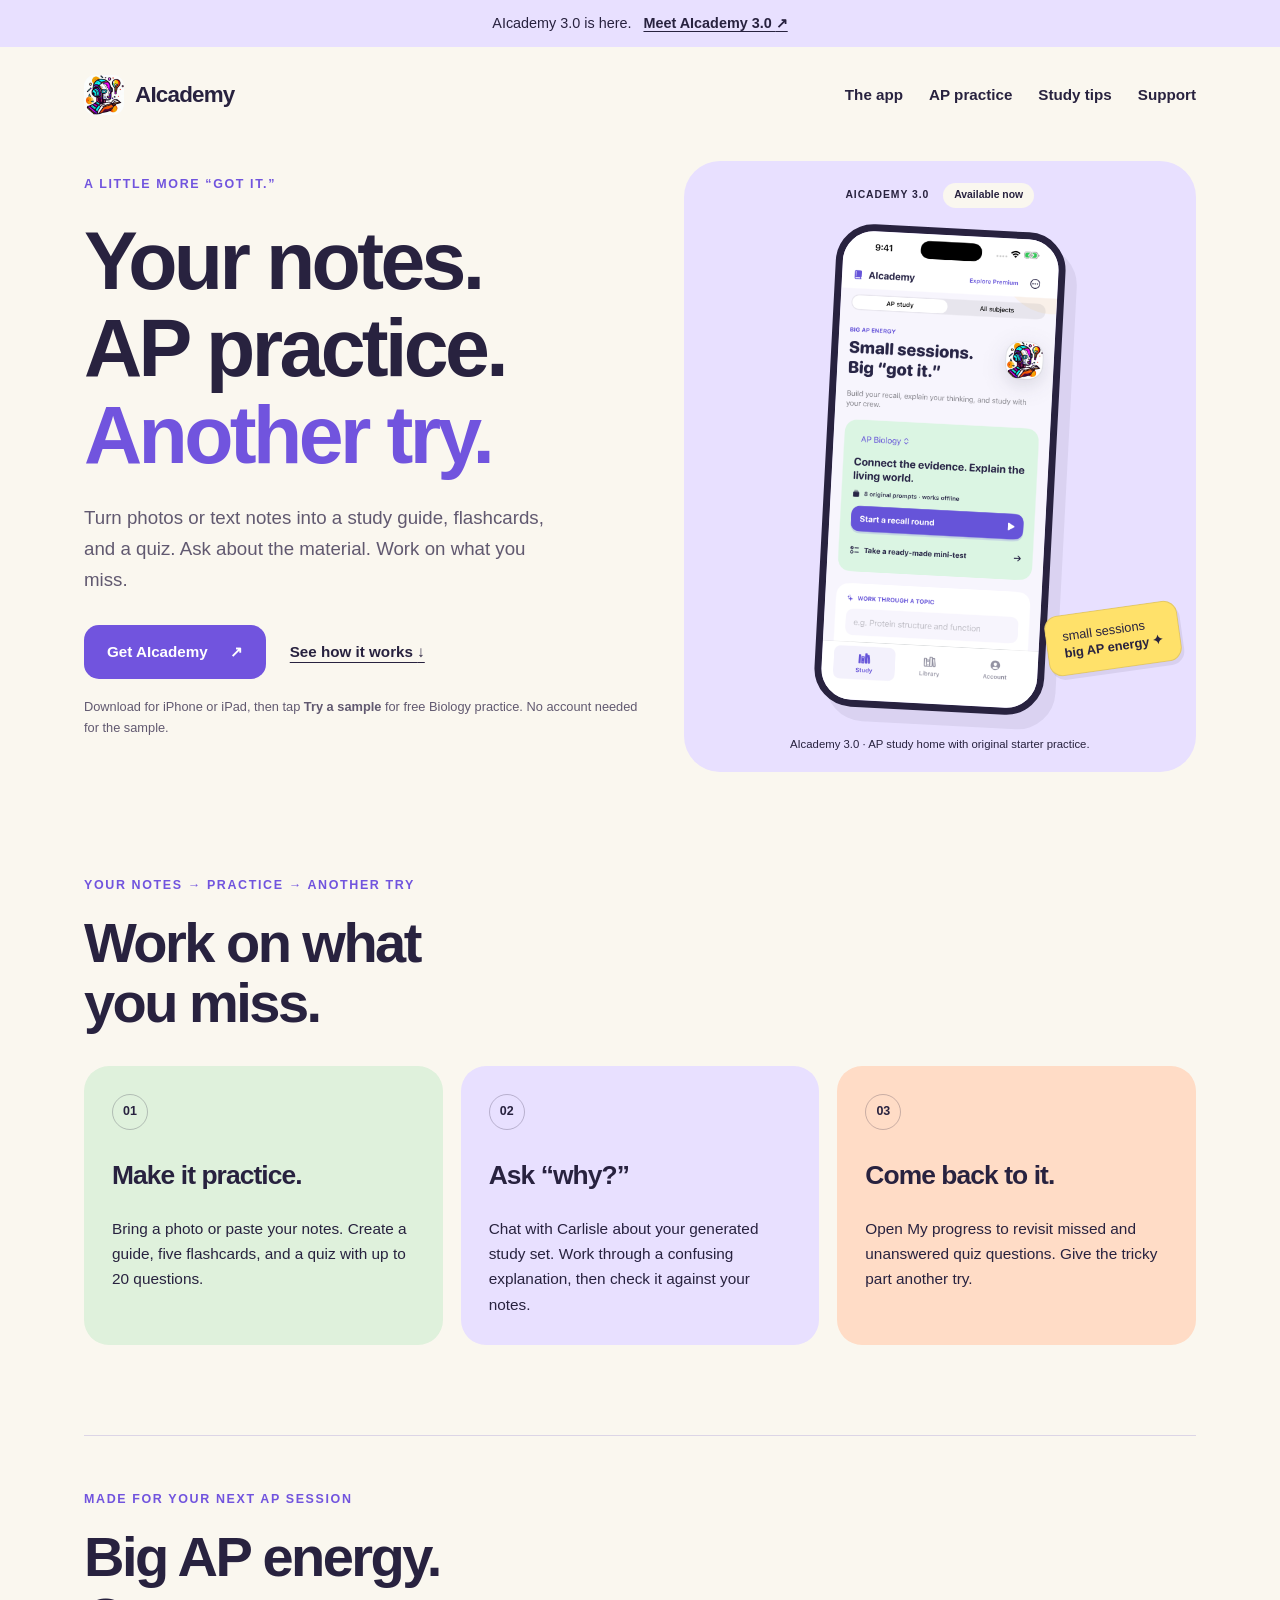
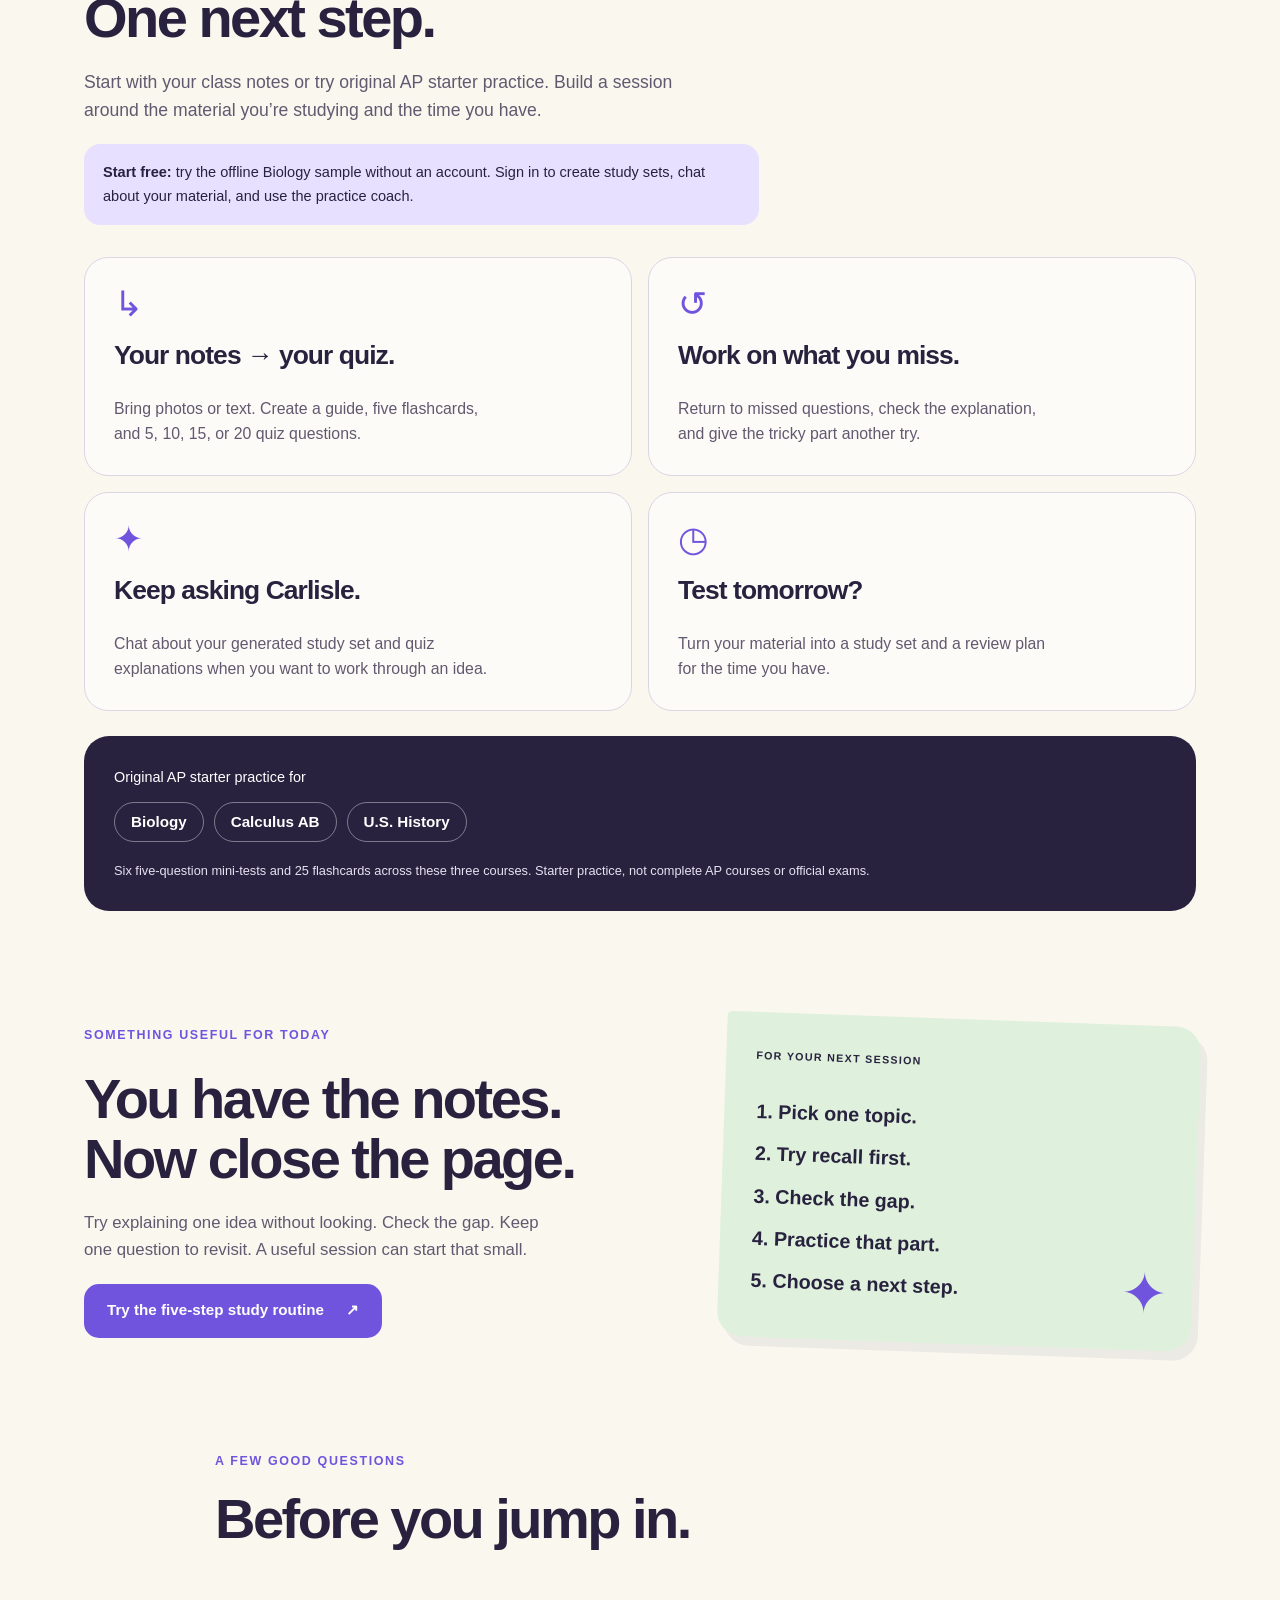
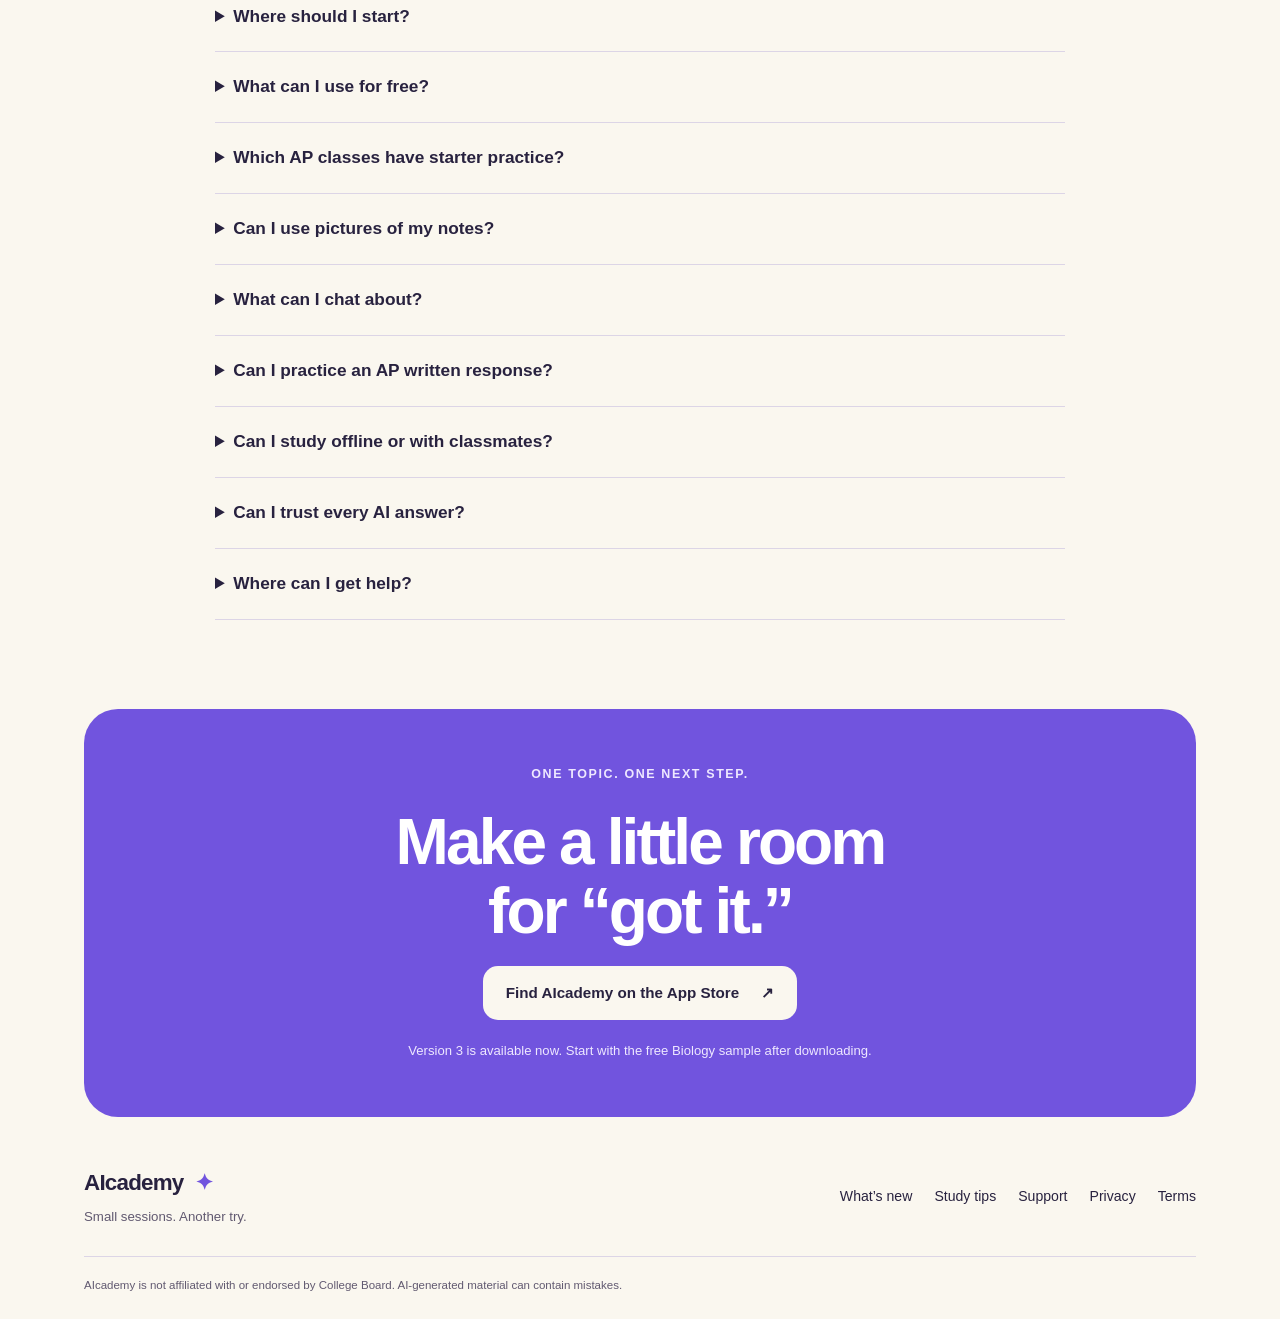
<file: index.html>
<!doctype html>
<html lang="en">
<head>
  <meta charset="utf-8">
  <meta name="google-site-verification" content="khZ0YaZzKIw1U_DPqnZ9c7z-U_TXpZQ5yvjg2T9Celw">
  <meta name="viewport" content="width=device-width,initial-scale=1">
  <meta name="apple-itunes-app" content="app-id=6447424277">
  <title>AIcademy | Turn Your Notes into AP Practice</title>
  <meta name="description" content="Turn photos or text notes into study guides, flashcards, and quizzes. Practice AP Biology, Calculus AB, and U.S. History, then revisit what you missed.">
  <meta name="theme-color" content="#faf7ef">
  <link rel="canonical" href="https://awfasano.github.io/aicademy-pages/">
  <link rel="icon" href="assets/images/app-icon.png" type="image/png">
  <link rel="stylesheet" href="assets/css/marketing.css">
  <meta property="og:type" content="website">
  <meta property="og:site_name" content="AIcademy">
  <meta property="og:title" content="Your notes. Your next “got it.”">
  <meta property="og:description" content="Turn your notes into AP practice. Ask about your study set, revisit missed questions, and make your next session easier to start.">
  <meta property="og:url" content="https://awfasano.github.io/aicademy-pages/">
  <meta property="og:image" content="https://awfasano.github.io/aicademy-pages/assets/images/share-card.png">
  <meta property="og:image:width" content="1200">
  <meta property="og:image:height" content="630">
  <meta property="og:image:alt" content="AIcademy: Your notes. Your next got it. For iPhone and iPad.">
  <meta name="twitter:card" content="summary_large_image">
  <script type="application/ld+json">
{
  "@context": "https://schema.org",
  "@type": "SoftwareApplication",
  "name": "AIcademy",
  "applicationCategory": "EducationalApplication",
  "operatingSystem": "iOS, iPadOS",
  "url": "https://awfasano.github.io/aicademy-pages/",
  "downloadUrl": "https://apps.apple.com/app/id6447424277",
  "softwareVersion": "3.0",
  "description": "Turn photos or text notes into study guides, flashcards, and quizzes. Practice with original AP Biology, Calculus AB, and U.S. History starter material and revisit missed questions.",
  "image": "https://awfasano.github.io/aicademy-pages/assets/images/app-icon.png"
}
  </script>
</head>
<body>
  <a class="skip-link" href="#main">Skip to content</a>
  <div class="announcement">AIcademy 3.0 is here. <a href="aicademy-3.html">Meet AIcademy 3.0 <span aria-hidden="true">↗</span></a></div>
  <div class="shell">
    <header class="nav">
      <a class="brand" href="./" aria-label="AIcademy home"><img src="assets/images/app-icon.png" width="40" height="40" alt=""><span>AIcademy</span></a>
      <nav class="nav-links" aria-label="Main navigation"><a href="#today">The app</a><a href="#next">AP practice</a><a href="study-notes-to-practice.html">Study tips</a><a href="help.html">Support</a></nav>
    </header>
    <main id="main">
      <section class="hero" aria-labelledby="hero-title">
        <div class="hero-copy">
          <p class="eyebrow">A little more “got it.”</p>
          <h1 id="hero-title">Your notes.<br>AP practice.<br><span>Another try.</span></h1>
          <p class="intro">Turn photos or text notes into a study guide, flashcards, and a quiz. Ask about the material. Work on what you miss.</p>
          <div class="actions"><a class="button primary" href="https://apps.apple.com/app/id6447424277">Get AIcademy <span aria-hidden="true">↗</span></a><a class="text-link" href="#next">See how it works <span aria-hidden="true">↓</span></a></div>
          <p class="micro">Download for iPhone or iPad, then tap <strong>Try a sample</strong> for free Biology practice. No account needed for the sample.</p>
        </div>
        <figure class="hero-visual">
          <div class="preview-label">AICADEMY 3.0 <span>Available now</span></div>
          <div class="phone-wrap"><img class="phone" src="assets/images/v3-ap-home.png" width="1320" height="2868" alt="AIcademy 3 AP study home, with original Biology practice and recall rounds." fetchpriority="high"></div>
          <div class="sticker" aria-hidden="true">small sessions<br><strong>big AP energy ✦</strong></div>
          <figcaption>AIcademy 3.0 · AP study home with original starter practice.</figcaption>
        </figure>
      </section>
      <section class="section" id="today" aria-labelledby="today-title">
        <div class="section-heading"><p class="eyebrow">Your notes → practice → another try</p><h2 id="today-title">Work on what<br>you miss.</h2></div>
        <div class="feature-grid">
          <article class="feature mint"><span class="number">01</span><h3>Make it practice.</h3><p>Bring a photo or paste your notes. Create a guide, five flashcards, and a quiz with up to 20 questions.</p></article>
          <article class="feature lavender"><span class="number">02</span><h3>Ask “why?”</h3><p>Chat with Carlisle about your generated study set. Work through a confusing explanation, then check it against your notes.</p></article>
          <article class="feature peach"><span class="number">03</span><h3>Come back to it.</h3><p>Open My progress to revisit missed and unanswered quiz questions. Give the tricky part another try.</p></article>
        </div>
      </section>
      <section class="next section" id="next" aria-labelledby="next-title">
        <div class="section-heading"><p class="eyebrow">Made for your next AP session</p><h2 id="next-title">Big AP energy.<br>One next step.</h2><p class="section-intro">Start with your class notes or try original AP starter practice. Build a session around the material you’re studying and the time you have.</p><p class="release-note"><strong>Start free:</strong> try the offline Biology sample without an account. Sign in to create study sets, chat about your material, and use the practice coach.</p></div>
        <div class="next-grid">
          <article class="next-card"><span aria-hidden="true">↳</span><h3>Your notes → your quiz.</h3><p>Bring photos or text. Create a guide, five flashcards, and 5, 10, 15, or 20 quiz questions.</p></article>
          <article class="next-card"><span aria-hidden="true">↺</span><h3>Work on what you miss.</h3><p>Return to missed questions, check the explanation, and give the tricky part another try.</p></article>
          <article class="next-card"><span aria-hidden="true">✦</span><h3>Keep asking Carlisle.</h3><p>Chat about your generated study set and quiz explanations when you want to work through an idea.</p></article>
          <article class="next-card"><span aria-hidden="true">◷</span><h3>Test tomorrow?</h3><p>Turn your material into a study set and a review plan for the time you have.</p></article>
        </div>
        <div class="course-strip"><p>Original AP starter practice for</p><ul><li>Biology</li><li>Calculus AB</li><li>U.S. History</li></ul><p class="micro">Six five-question mini-tests and 25 flashcards across these three courses. Starter practice, not complete AP courses or official exams.</p></div>
      </section>
      <section class="study-note section" aria-labelledby="note-title"><div><p class="eyebrow">Something useful for today</p><h2 id="note-title">You have the notes.<br>Now close the page.</h2><p>Try explaining one idea without looking. Check the gap. Keep one question to revisit. A useful session can start that small.</p><a class="button primary" href="study-notes-to-practice.html">Try the five-step study routine <span aria-hidden="true">↗</span></a></div><div class="note-paper" aria-label="Study routine"><p class="note-tag">FOR YOUR NEXT SESSION</p><ol><li>Pick one topic.</li><li>Try recall first.</li><li>Check the gap.</li><li>Practice that part.</li><li>Choose a next step.</li></ol><span aria-hidden="true" class="note-star">✦</span></div></section>
      <section class="faq section" aria-labelledby="faq-title"><div class="section-heading"><p class="eyebrow">A few good questions</p><h2 id="faq-title">Before you jump in.</h2></div>
        <details><summary>Where should I start?</summary><p>Download AIcademy for iPhone or iPad, then tap <strong>Try a sample</strong> on the welcome screen for a free eight-card Biology session. It works offline without an account. When you’re ready to use your own notes, sign in and choose <strong>Use photos or notes</strong>.</p></details>
        <details><summary>What can I use for free?</summary><p>Try the offline starter practice without an account. Sign in for three free AI study uses per day, shared across generation, material chat, coaching, and study plans, plus two grammar uses. AI uses also have a daily budget. Premium offers a larger daily allowance; it is not unlimited. Current plans and prices are shown in the app.</p></details>
        <details><summary>Which AP classes have starter practice?</summary><p>AP Biology, AP Calculus AB, and AP U.S. History. The starter library includes six five-question mini-tests and 25 flashcards across these three courses. These are independently authored practice resources, not complete courses, official exam questions, or score predictions.</p></details>
        <details><summary>Can I use pictures of my notes?</summary><p>Yes. Bring photos, screenshots, or pasted text to create a guide, five flashcards, and 5, 10, 15, or 20 quiz questions. Each study set can use up to three images and 12,000 text characters. Clear, detailed notes give the generator more material to work with.</p></details>
        <details><summary>What can I chat about?</summary><p>Ask Carlisle about your generated study set, including its guide, cards, and quiz. The selected material is visible in the chat. Keep your original notes handy: chat is not a guaranteed search of the original upload, and AI can make mistakes. Chats last for the open session.</p></details>
        <details><summary>Can I practice an AP written response?</summary><p>The practice coach offers three original preset prompts, one each for Biology, Calculus AB, and U.S. History. Type your reasoning, get AI feedback tied to your response, and try a revision. This is practice guidance, not official grading or an AP score prediction.</p></details>
        <details><summary>Can I study offline or with classmates?</summary><p>Starter practice and downloaded study sets work offline, with unfinished practice saved on your device. AI generation, chat, and coaching need internet. For a group, join a shared library by invitation code to contribute notes, cards, and quizzes, and flag confusing content. Shared-library updates also need internet.</p></details>
        <details><summary>Can I trust every AI answer?</summary><p>AI can make mistakes. Use explanations to work through a topic, and check important answers against your class notes, teacher’s guidance, and course resources.</p></details>
        <details><summary>Where can I get help?</summary><p>Visit <a href="help.html">AIcademy support</a> for account, subscription, and app questions. You can also read our <a href="privacy.html">privacy policy</a>.</p></details>
      </section>
      <section class="closing"><p class="eyebrow">One topic. One next step.</p><h2>Make a little room<br>for “got it.”</h2><a class="button light" href="https://apps.apple.com/app/id6447424277">Find AIcademy on the App Store <span aria-hidden="true">↗</span></a><p>Version 3 is available now. Start with the free Biology sample after downloading.</p></section>
    </main>
    <footer class="footer"><div><a class="brand" href="./">AIcademy <span aria-hidden="true">✦</span></a><p>Small sessions. Another try.</p></div><nav aria-label="Footer navigation"><a href="aicademy-3.html">What’s new</a><a href="study-notes-to-practice.html">Study tips</a><a href="help.html">Support</a><a href="privacy.html">Privacy</a><a href="https://www.apple.com/legal/internet-services/itunes/dev/stdeula/">Terms</a></nav><p class="disclosure">AIcademy is not affiliated with or endorsed by College Board. AI-generated material can contain mistakes.</p></footer>
  </div>
</body>
</html>
</file>
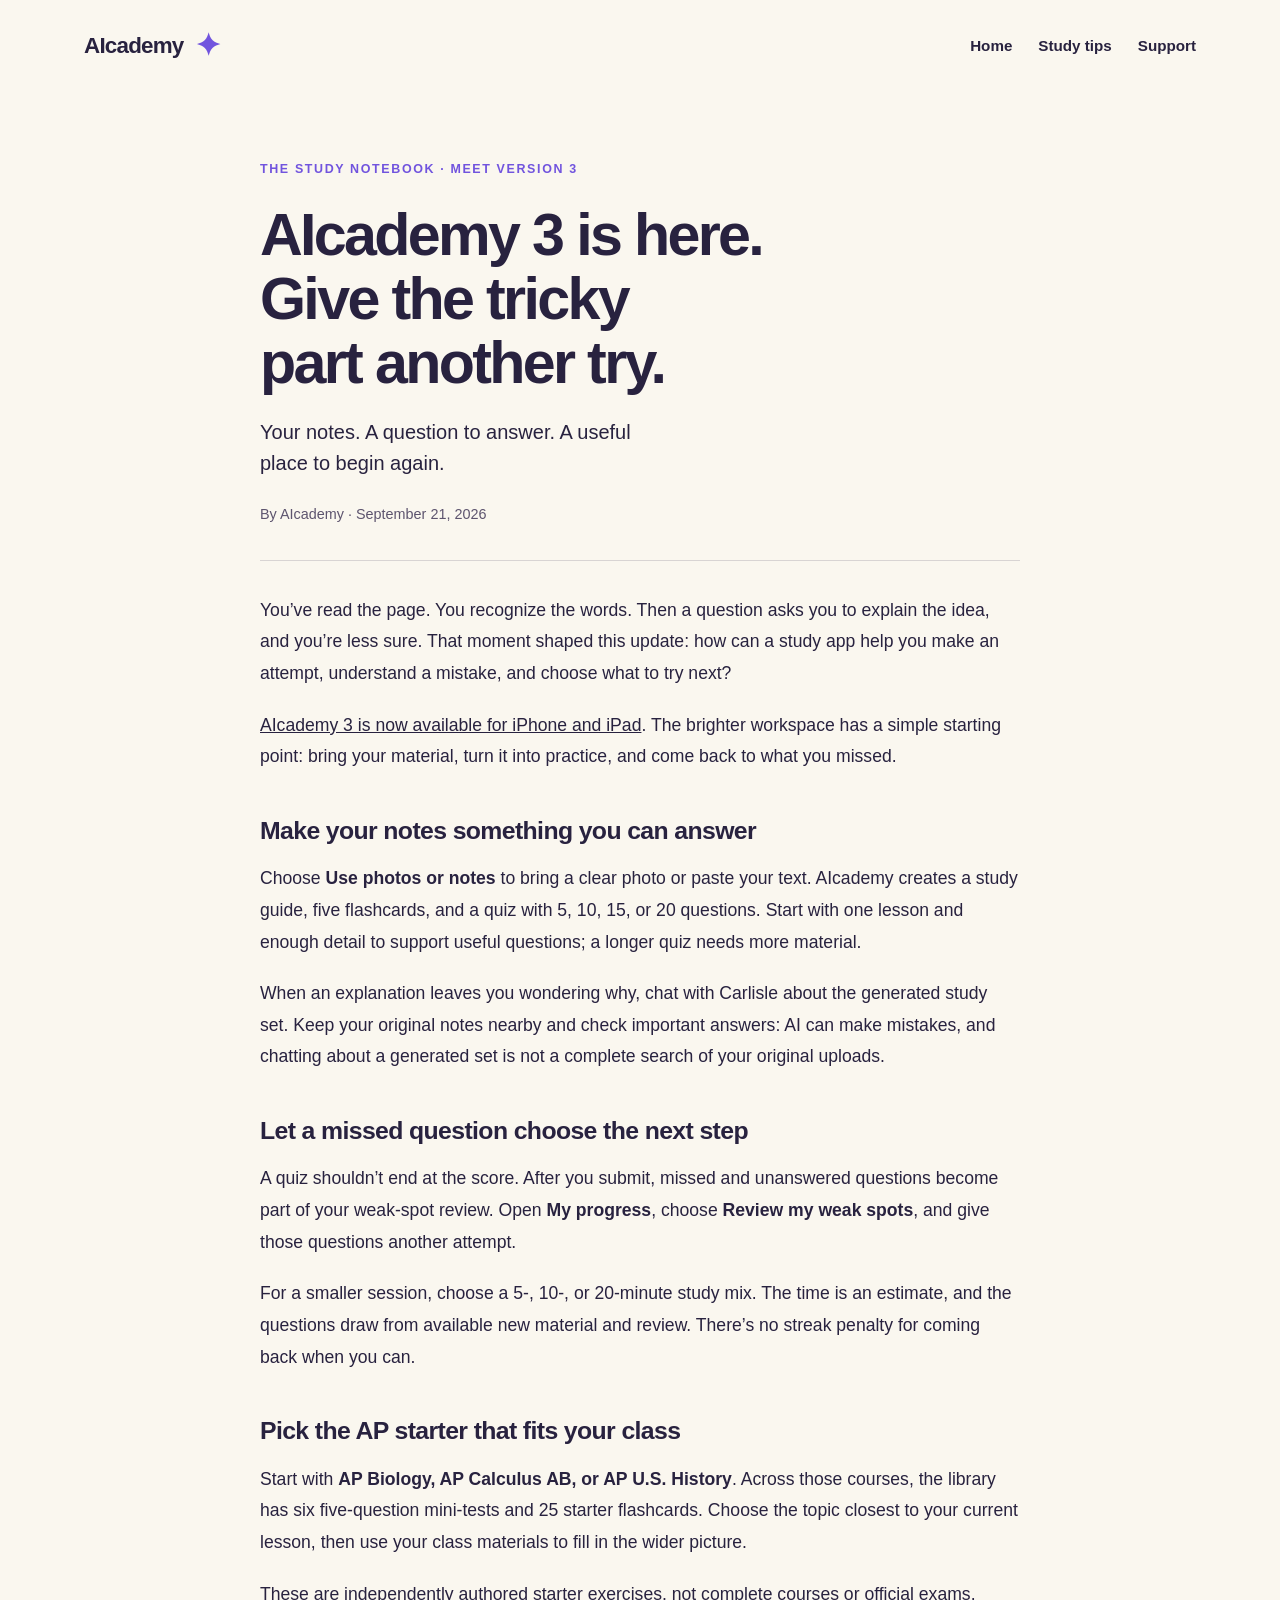
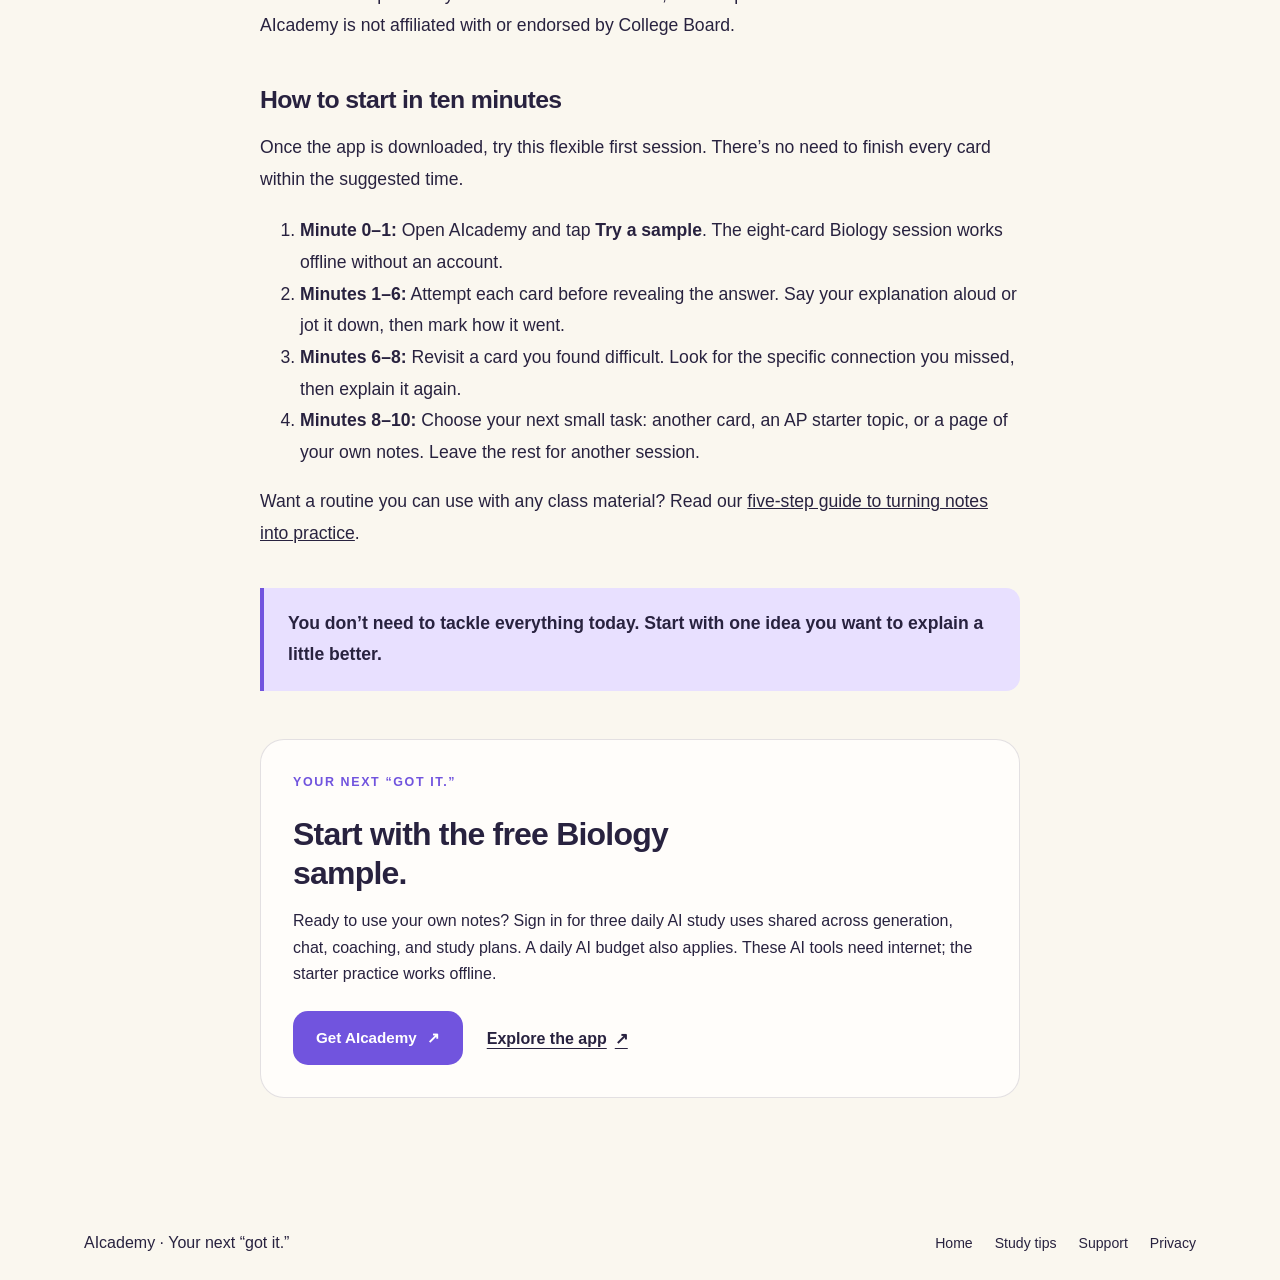
<file: aicademy-3.html>
<!doctype html>
<html lang="en">
<head>
  <meta charset="utf-8">
  <meta name="viewport" content="width=device-width, initial-scale=1">
  <meta name="apple-itunes-app" content="app-id=6447424277">
  <title>AIcademy 3 Is Here: Your Notes, Your Next Try</title>
  <meta name="description" content="Meet AIcademy 3 for iPhone and iPad: practice from your notes, revisit missed questions, and start with a free eight-card Biology sample.">
  <link rel="canonical" href="https://awfasano.github.io/aicademy-pages/aicademy-3.html">
  <meta property="og:type" content="article">
  <meta property="og:site_name" content="AIcademy">
  <meta property="og:title" content="AIcademy 3 is here. Your next “got it” starts small.">
  <meta property="og:description" content="Bring your notes, turn them into practice, and give the tricky part another try. Here’s a simple way to start in ten minutes.">
  <meta property="og:url" content="https://awfasano.github.io/aicademy-pages/aicademy-3.html">
  <meta property="og:image" content="https://awfasano.github.io/aicademy-pages/assets/images/share-card.png">
  <meta property="og:image:width" content="1200">
  <meta property="og:image:height" content="630">
  <meta property="og:image:alt" content="AIcademy: Your notes. Your next got it. For iPhone and iPad.">
  <meta property="article:published_time" content="2026-09-21">
  <meta name="twitter:card" content="summary_large_image">
  <link rel="icon" href="assets/images/app-icon.png" type="image/png">
  <link rel="stylesheet" href="assets/css/marketing.css">
  <link rel="stylesheet" href="assets/css/article.css">
</head>
<body class="article-page">
  <a class="skip-link" href="#main">Skip to the article</a>
  <div class="shell">
    <header class="nav">
      <a class="brand" href="index.html" aria-label="AIcademy home">AIcademy<span class="article-brand-spark" aria-hidden="true">✦</span></a>
      <nav class="nav-links" aria-label="Main navigation">
        <a href="index.html">Home</a>
        <a href="study-notes-to-practice.html">Study tips</a>
        <a href="help.html">Support</a>
      </nav>
    </header>

    <main id="main" class="article-main" tabindex="-1">
      <article aria-labelledby="article-title">
        <header class="article-heading">
          <p class="eyebrow">The study notebook · Meet version 3</p>
          <h1 id="article-title">AIcademy 3 is here. Give the tricky part another try.</h1>
          <p class="article-deck">Your notes. A question to answer. A useful place to begin again.</p>
          <p class="article-byline">By AIcademy · <time datetime="2026-09-21">September 21, 2026</time></p>
        </header>

        <div class="article-prose">
          <p>You’ve read the page. You recognize the words. Then a question asks you to explain the idea, and you’re less sure. That moment shaped this update: how can a study app help you make an attempt, understand a mistake, and choose what to try next?</p>
          <p><a href="https://apps.apple.com/app/id6447424277">AIcademy 3 is now available for iPhone and iPad</a>. The brighter workspace has a simple starting point: bring your material, turn it into practice, and come back to what you missed.</p>

          <section aria-labelledby="notes-to-practice">
            <h2 id="notes-to-practice">Make your notes something you can answer</h2>
            <p>Choose <strong>Use photos or notes</strong> to bring a clear photo or paste your text. AIcademy creates a study guide, five flashcards, and a quiz with 5, 10, 15, or 20 questions. Start with one lesson and enough detail to support useful questions; a longer quiz needs more material.</p>
            <p>When an explanation leaves you wondering why, chat with Carlisle about the generated study set. Keep your original notes nearby and check important answers: AI can make mistakes, and chatting about a generated set is not a complete search of your original uploads.</p>
          </section>

          <section aria-labelledby="another-try">
            <h2 id="another-try">Let a missed question choose the next step</h2>
            <p>A quiz shouldn’t end at the score. After you submit, missed and unanswered questions become part of your weak-spot review. Open <strong>My progress</strong>, choose <strong>Review my weak spots</strong>, and give those questions another attempt.</p>
            <p>For a smaller session, choose a 5-, 10-, or 20-minute study mix. The time is an estimate, and the questions draw from available new material and review. There’s no streak penalty for coming back when you can.</p>
          </section>

          <section aria-labelledby="choose-a-course">
            <h2 id="choose-a-course">Pick the AP starter that fits your class</h2>
            <p>Start with <strong>AP Biology, AP Calculus AB, or AP U.S. History</strong>. Across those courses, the library has six five-question mini-tests and 25 starter flashcards. Choose the topic closest to your current lesson, then use your class materials to fill in the wider picture.</p>
            <p>These are independently authored starter exercises, not complete courses or official exams. AIcademy is not affiliated with or endorsed by College Board.</p>
          </section>

          <section aria-labelledby="ten-minute-start">
            <h2 id="ten-minute-start">How to start in ten minutes</h2>
            <p>Once the app is downloaded, try this flexible first session. There’s no need to finish every card within the suggested time.</p>
            <ol>
              <li><strong>Minute 0–1:</strong> Open AIcademy and tap <strong>Try a sample</strong>. The eight-card Biology session works offline without an account.</li>
              <li><strong>Minutes 1–6:</strong> Attempt each card before revealing the answer. Say your explanation aloud or jot it down, then mark how it went.</li>
              <li><strong>Minutes 6–8:</strong> Revisit a card you found difficult. Look for the specific connection you missed, then explain it again.</li>
              <li><strong>Minutes 8–10:</strong> Choose your next small task: another card, an AP starter topic, or a page of your own notes. Leave the rest for another session.</li>
            </ol>
            <p>Want a routine you can use with any class material? Read our <a href="study-notes-to-practice.html">five-step guide to turning notes into practice</a>.</p>
          </section>

          <p class="article-takeaway">You don’t need to tackle everything today. Start with one idea you want to explain a little better.</p>
        </div>
      </article>

      <aside class="article-next" aria-labelledby="try-aicademy">
        <p class="eyebrow">Your next “got it.”</p>
        <h2 id="try-aicademy">Start with the free Biology sample.</h2>
        <p>Ready to use your own notes? Sign in for three daily AI study uses shared across generation, chat, coaching, and study plans. A daily AI budget also applies. These AI tools need internet; the starter practice works offline.</p>
        <div class="article-actions">
          <a class="button primary" href="https://apps.apple.com/app/id6447424277">Get AIcademy <span aria-hidden="true">↗</span></a>
          <a class="article-text-link" href="index.html">Explore the app <span aria-hidden="true">↗</span></a>
        </div>
      </aside>
    </main>

    <footer class="footer">
      <span>AIcademy · Your next “got it.”</span>
      <nav aria-label="Footer navigation">
        <a href="index.html">Home</a>
        <a href="study-notes-to-practice.html">Study tips</a>
        <a href="help.html">Support</a>
        <a href="privacy.html">Privacy</a>
      </nav>
    </footer>
  </div>
</body>
</html>
</file>
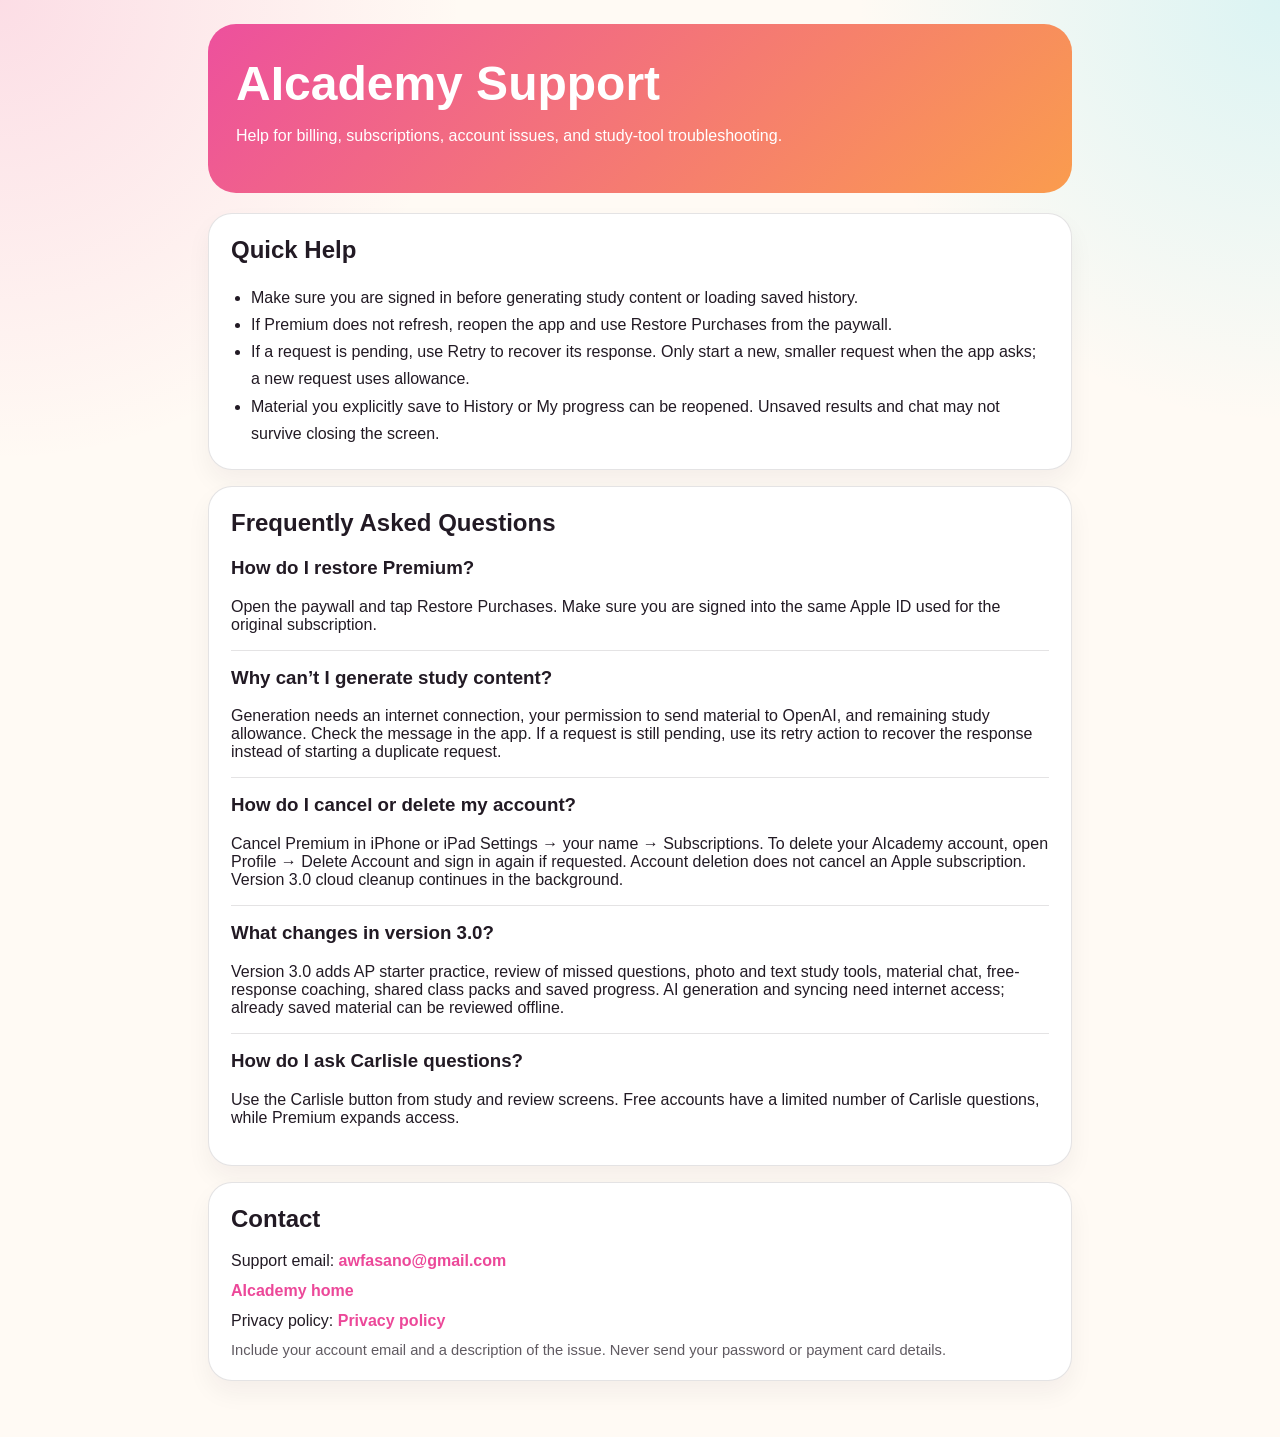
<file: help.html>
<!DOCTYPE html>
<html lang="en">
<head>
    <meta charset="UTF-8">
    <meta name="viewport" content="width=device-width, initial-scale=1.0">
  <meta name="apple-itunes-app" content="app-id=6447424277">
    <title>AIcademy Support</title>
    <style>
        :root {
            --bg: #fffaf4;
            --ink: #221a24;
            --panel: #ffffff;
            --line: rgba(34, 26, 36, 0.12);
            --pink: #ec4899;
            --orange: #fb923c;
            --cyan: #22d3ee;
        }

        * { box-sizing: border-box; }

        body {
            margin: 0;
            font-family: -apple-system, BlinkMacSystemFont, "SF Pro Display", "Segoe UI", sans-serif;
            background:
                radial-gradient(circle at top right, rgba(34, 211, 238, 0.16), transparent 22%),
                radial-gradient(circle at top left, rgba(236, 72, 153, 0.16), transparent 24%),
                var(--bg);
            color: var(--ink);
        }

        .shell {
            max-width: 900px;
            margin: 0 auto;
            padding: 24px 18px 40px;
        }

        .hero {
            background: linear-gradient(135deg, rgba(236, 72, 153, 0.95), rgba(251, 146, 60, 0.9));
            color: white;
            padding: 32px 28px;
            border-radius: 28px;
            margin-bottom: 20px;
        }

        .hero h1 {
            margin: 0 0 10px;
            font-size: clamp(2rem, 4vw, 3rem);
        }

        .panel {
            background: var(--panel);
            border: 1px solid var(--line);
            border-radius: 24px;
            padding: 22px;
            margin-bottom: 16px;
            box-shadow: 0 12px 24px rgba(34, 26, 36, 0.05);
        }

        h2, h3 { margin-top: 0; }

        ul {
            margin: 0;
            padding-left: 20px;
            line-height: 1.7;
        }

        .faq-item + .faq-item {
            margin-top: 16px;
            padding-top: 16px;
            border-top: 1px solid var(--line);
        }

        .contact {
            display: grid;
            gap: 12px;
        }

        a {
            color: var(--pink);
            text-decoration: none;
            font-weight: 600;
        }

        .small {
            font-size: 0.92rem;
            color: rgba(34, 26, 36, 0.72);
        }
    </style>
</head>
<body>
    <div class="shell">
        <section class="hero">
            <h1>AIcademy Support</h1>
            <p>Help for billing, subscriptions, account issues, and study-tool troubleshooting.</p>
        </section>

        <section class="panel">
            <h2>Quick Help</h2>
            <ul>
                <li>Make sure you are signed in before generating study content or loading saved history.</li>
                <li>If Premium does not refresh, reopen the app and use Restore Purchases from the paywall.</li>
                <li>If a request is pending, use Retry to recover its response. Only start a new, smaller request when the app asks; a new request uses allowance.</li>
                <li>Material you explicitly save to History or My progress can be reopened. Unsaved results and chat may not survive closing the screen.</li>
            </ul>
        </section>

        <section class="panel">
            <h2>Frequently Asked Questions</h2>
            <div class="faq-item">
                <h3>How do I restore Premium?</h3>
                <p>Open the paywall and tap Restore Purchases. Make sure you are signed into the same Apple ID used for the original subscription.</p>
            </div>
            <div class="faq-item">
                <h3>Why can’t I generate study content?</h3>
                <p>Generation needs an internet connection, your permission to send material to OpenAI, and remaining study allowance. Check the message in the app. If a request is still pending, use its retry action to recover the response instead of starting a duplicate request.</p>
            </div>
            <div class="faq-item">
                <h3>How do I cancel or delete my account?</h3>
                <p>Cancel Premium in iPhone or iPad Settings → your name → Subscriptions. To delete your AIcademy account, open Profile → Delete Account and sign in again if requested. Account deletion does not cancel an Apple subscription. Version 3.0 cloud cleanup continues in the background.</p>
            </div>
            <div class="faq-item">
                <h3>What changes in version 3.0?</h3>
                <p>Version 3.0 adds AP starter practice, review of missed questions, photo and text study tools, material chat, free-response coaching, shared class packs and saved progress. AI generation and syncing need internet access; already saved material can be reviewed offline.</p>
            </div>
            <div class="faq-item">
                <h3>How do I ask Carlisle questions?</h3>
                <p>Use the Carlisle button from study and review screens. Free accounts have a limited number of Carlisle questions, while Premium expands access.</p>
            </div>
        </section>

        <section class="panel">
            <h2>Contact</h2>
            <div class="contact">
                <div>Support email: <a href="mailto:awfasano@gmail.com">awfasano@gmail.com</a></div>
                <div><a href="index.html">AIcademy home</a></div>
                <div>Privacy policy: <a href="privacy.html">Privacy policy</a></div>
                <div class="small">Include your account email and a description of the issue. Never send your password or payment card details.</div>
            </div>
        </section>
    </div>
</body>
</html>
</file>
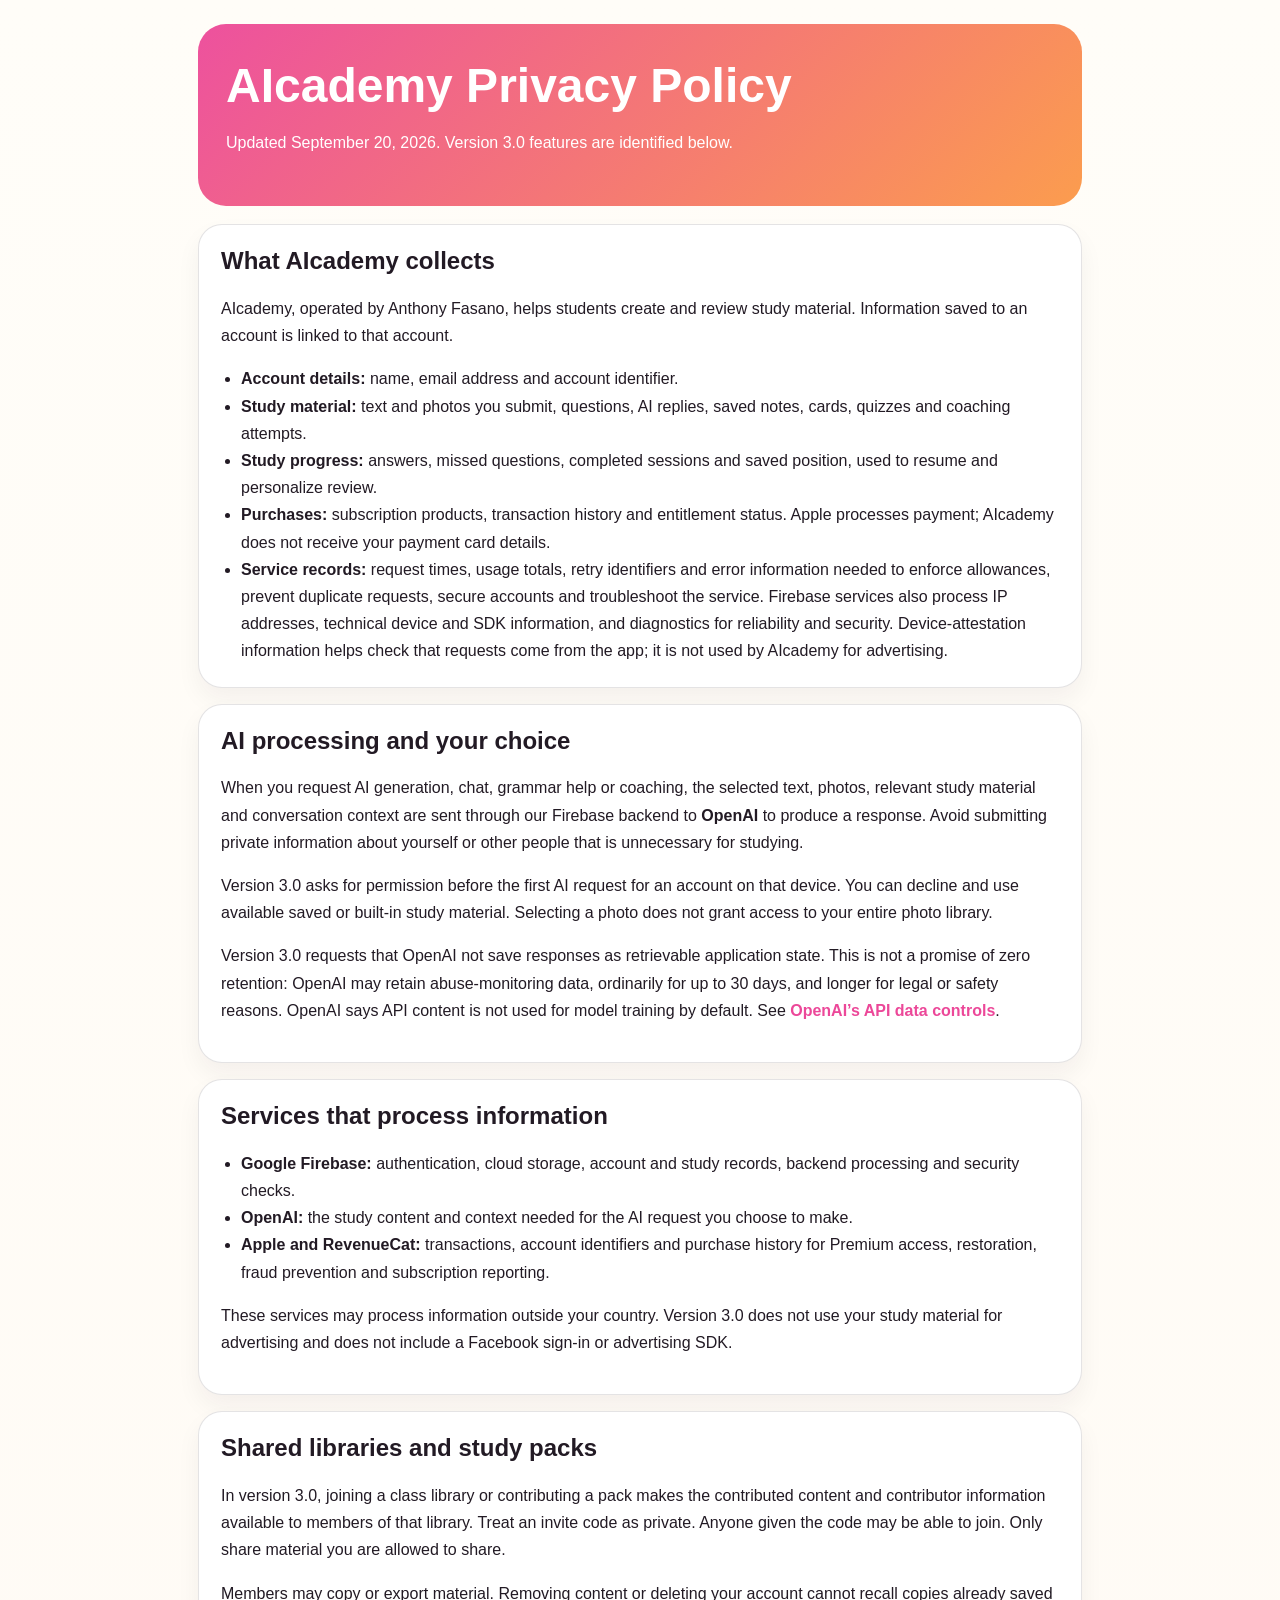
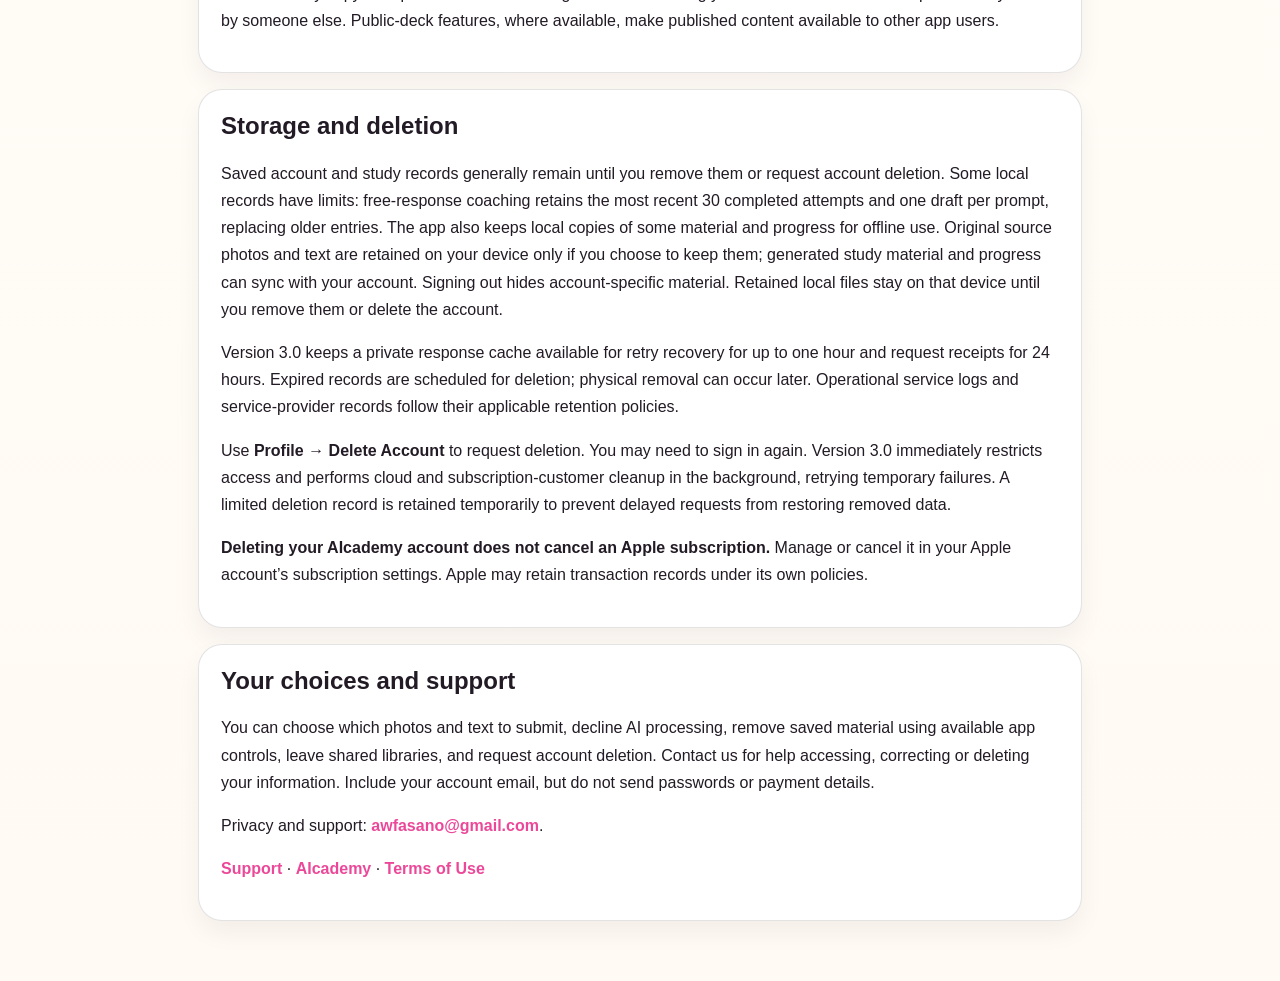
<file: privacy.html>
<!DOCTYPE html>
<html lang="en">
<head>
    <meta charset="UTF-8">
    <meta name="viewport" content="width=device-width, initial-scale=1.0">
  <meta name="apple-itunes-app" content="app-id=6447424277">
    <title>AIcademy Privacy Policy</title>
    <style>
        :root {
            --bg: #fffaf4;
            --ink: #221a24;
            --panel: #ffffff;
            --line: rgba(34, 26, 36, 0.12);
            --pink: #ec4899;
            --orange: #fb923c;
        }

        * { box-sizing: border-box; }

        body {
            margin: 0;
            font-family: -apple-system, BlinkMacSystemFont, "SF Pro Display", "Segoe UI", sans-serif;
            background: linear-gradient(180deg, #fffdf8 0%, var(--bg) 100%);
            color: var(--ink);
        }

        .shell {
            max-width: 920px;
            margin: 0 auto;
            padding: 24px 18px 44px;
        }

        .hero {
            background: linear-gradient(135deg, rgba(236, 72, 153, 0.95), rgba(251, 146, 60, 0.9));
            color: white;
            padding: 34px 28px;
            border-radius: 28px;
            margin-bottom: 18px;
        }

        .hero h1 {
            margin: 0 0 10px;
            font-size: clamp(2rem, 4vw, 3rem);
        }

        .panel {
            background: var(--panel);
            border: 1px solid var(--line);
            border-radius: 24px;
            padding: 22px;
            margin-bottom: 16px;
            box-shadow: 0 12px 24px rgba(34, 26, 36, 0.05);
        }

        h2 { margin-top: 0; }

        p, li {
            line-height: 1.7;
        }

        ul {
            margin: 0;
            padding-left: 20px;
        }

        a {
            color: var(--pink);
            text-decoration: none;
            font-weight: 600;
        }

        .small {
            color: rgba(34, 26, 36, 0.72);
            font-size: 0.94rem;
        }
    </style>
</head>
<body>
    <main class="shell">
        <section class="hero">
            <h1>AIcademy Privacy Policy</h1>
            <p>Updated September 20, 2026. Version 3.0 features are identified below.</p>
        </section>
        <section class="panel">
            <h2>What AIcademy collects</h2>
            <p>AIcademy, operated by Anthony Fasano, helps students create and review study material. Information saved to an account is linked to that account.</p>
            <ul>
                <li><strong>Account details:</strong> name, email address and account identifier.</li>
                <li><strong>Study material:</strong> text and photos you submit, questions, AI replies, saved notes, cards, quizzes and coaching attempts.</li>
                <li><strong>Study progress:</strong> answers, missed questions, completed sessions and saved position, used to resume and personalize review.</li>
                <li><strong>Purchases:</strong> subscription products, transaction history and entitlement status. Apple processes payment; AIcademy does not receive your payment card details.</li>
                <li><strong>Service records:</strong> request times, usage totals, retry identifiers and error information needed to enforce allowances, prevent duplicate requests, secure accounts and troubleshoot the service. Firebase services also process IP addresses, technical device and SDK information, and diagnostics for reliability and security. Device-attestation information helps check that requests come from the app; it is not used by AIcademy for advertising.</li>
            </ul>
        </section>
        <section class="panel">
            <h2>AI processing and your choice</h2>
            <p>When you request AI generation, chat, grammar help or coaching, the selected text, photos, relevant study material and conversation context are sent through our Firebase backend to <strong>OpenAI</strong> to produce a response. Avoid submitting private information about yourself or other people that is unnecessary for studying.</p>
            <p>Version 3.0 asks for permission before the first AI request for an account on that device. You can decline and use available saved or built-in study material. Selecting a photo does not grant access to your entire photo library.</p>
            <p>Version 3.0 requests that OpenAI not save responses as retrievable application state. This is not a promise of zero retention: OpenAI may retain abuse-monitoring data, ordinarily for up to 30 days, and longer for legal or safety reasons. OpenAI says API content is not used for model training by default. See <a href="https://developers.openai.com/api/docs/guides/your-data">OpenAI’s API data controls</a>.</p>
        </section>
        <section class="panel">
            <h2>Services that process information</h2>
            <ul>
                <li><strong>Google Firebase:</strong> authentication, cloud storage, account and study records, backend processing and security checks.</li>
                <li><strong>OpenAI:</strong> the study content and context needed for the AI request you choose to make.</li>
                <li><strong>Apple and RevenueCat:</strong> transactions, account identifiers and purchase history for Premium access, restoration, fraud prevention and subscription reporting.</li>
            </ul>
            <p>These services may process information outside your country. Version 3.0 does not use your study material for advertising and does not include a Facebook sign-in or advertising SDK.</p>
        </section>
        <section class="panel">
            <h2>Shared libraries and study packs</h2>
            <p>In version 3.0, joining a class library or contributing a pack makes the contributed content and contributor information available to members of that library. Treat an invite code as private. Anyone given the code may be able to join. Only share material you are allowed to share.</p>
            <p>Members may copy or export material. Removing content or deleting your account cannot recall copies already saved by someone else. Public-deck features, where available, make published content available to other app users.</p>
        </section>
        <section class="panel">
            <h2>Storage and deletion</h2>
            <p>Saved account and study records generally remain until you remove them or request account deletion. Some local records have limits: free-response coaching retains the most recent 30 completed attempts and one draft per prompt, replacing older entries. The app also keeps local copies of some material and progress for offline use. Original source photos and text are retained on your device only if you choose to keep them; generated study material and progress can sync with your account. Signing out hides account-specific material. Retained local files stay on that device until you remove them or delete the account.</p>
            <p>Version 3.0 keeps a private response cache available for retry recovery for up to one hour and request receipts for 24 hours. Expired records are scheduled for deletion; physical removal can occur later. Operational service logs and service-provider records follow their applicable retention policies.</p>
            <p>Use <strong>Profile → Delete Account</strong> to request deletion. You may need to sign in again. Version 3.0 immediately restricts access and performs cloud and subscription-customer cleanup in the background, retrying temporary failures. A limited deletion record is retained temporarily to prevent delayed requests from restoring removed data.</p>
            <p><strong>Deleting your AIcademy account does not cancel an Apple subscription.</strong> Manage or cancel it in your Apple account’s subscription settings. Apple may retain transaction records under its own policies.</p>
        </section>
        <section class="panel" id="choices">
            <h2>Your choices and support</h2>
            <p>You can choose which photos and text to submit, decline AI processing, remove saved material using available app controls, leave shared libraries, and request account deletion. Contact us for help accessing, correcting or deleting your information. Include your account email, but do not send passwords or payment details.</p>
            <p>Privacy and support: <a href="mailto:awfasano@gmail.com">awfasano@gmail.com</a>.</p>
            <p><a href="help.html">Support</a> · <a href="index.html">AIcademy</a> · <a href="https://www.apple.com/legal/internet-services/itunes/dev/stdeula/">Terms of Use</a></p>
        </section>
    </main>
</body>
</html>
</file>
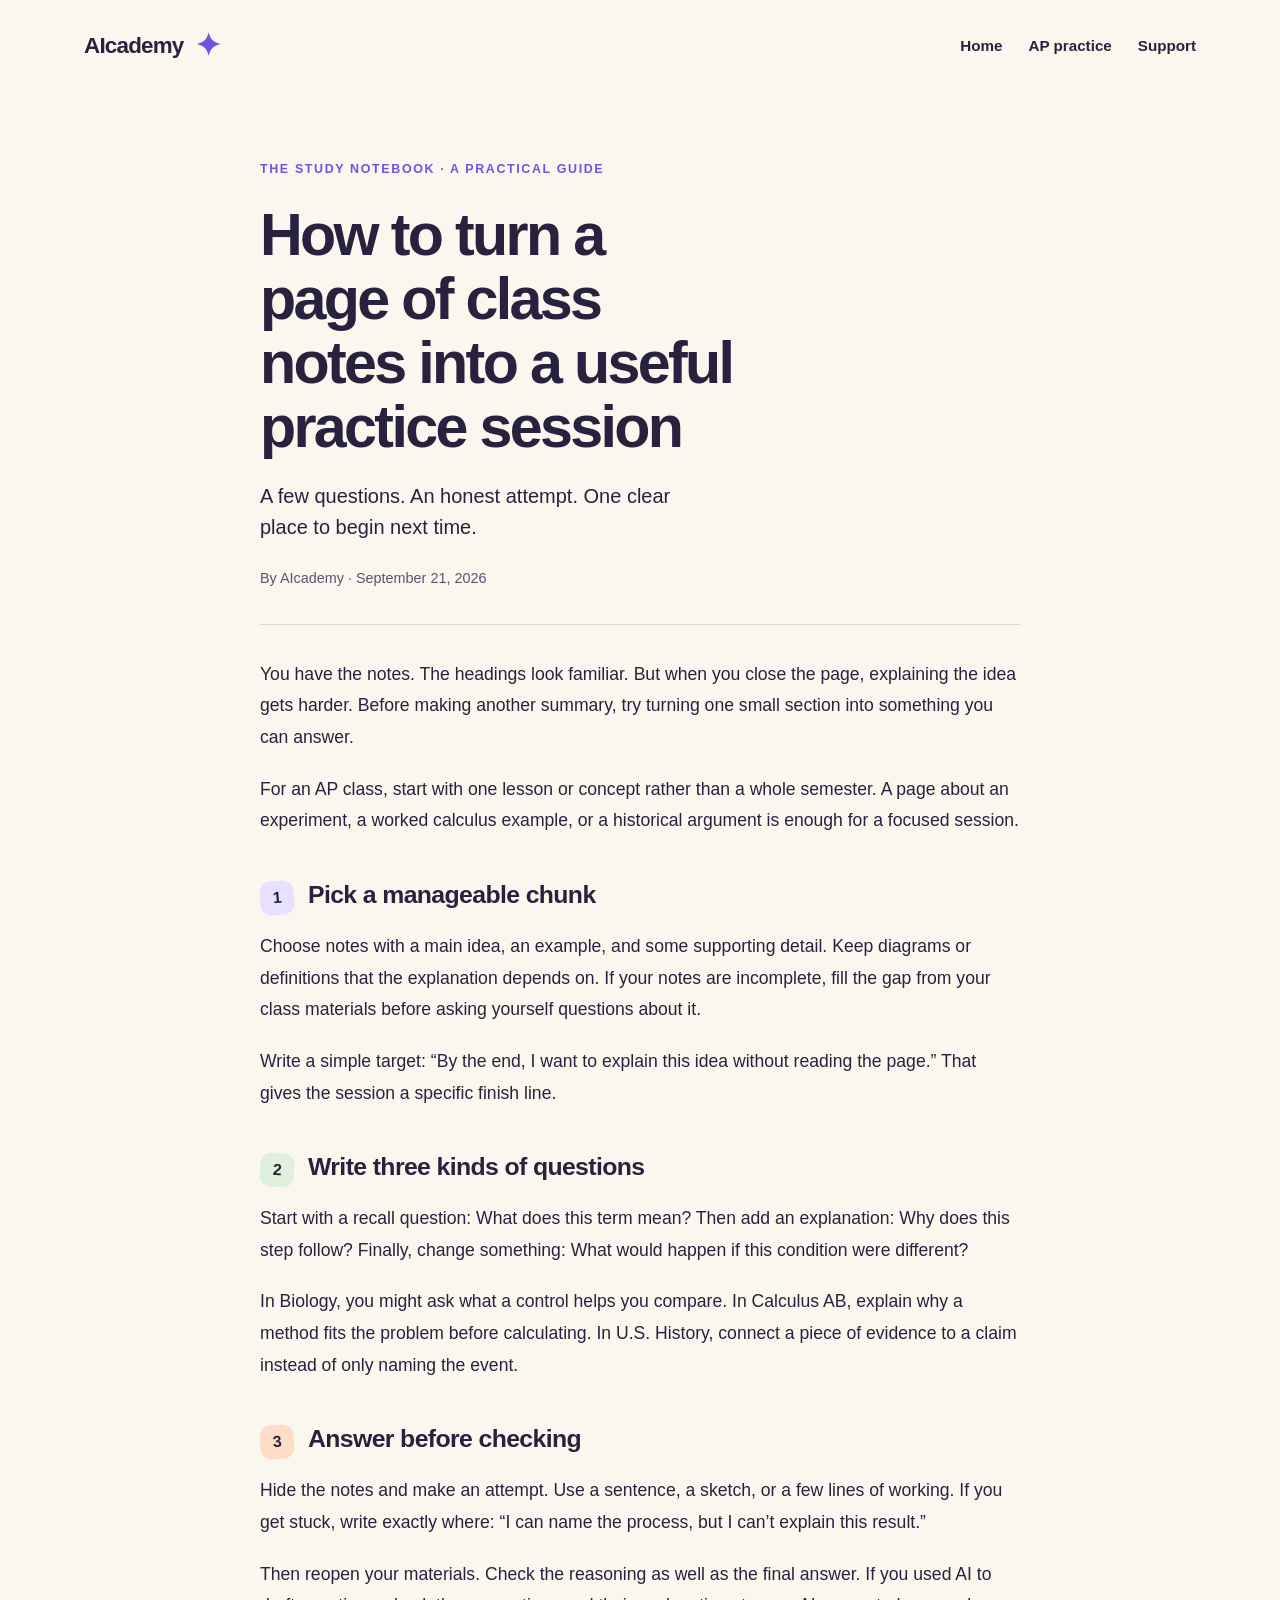
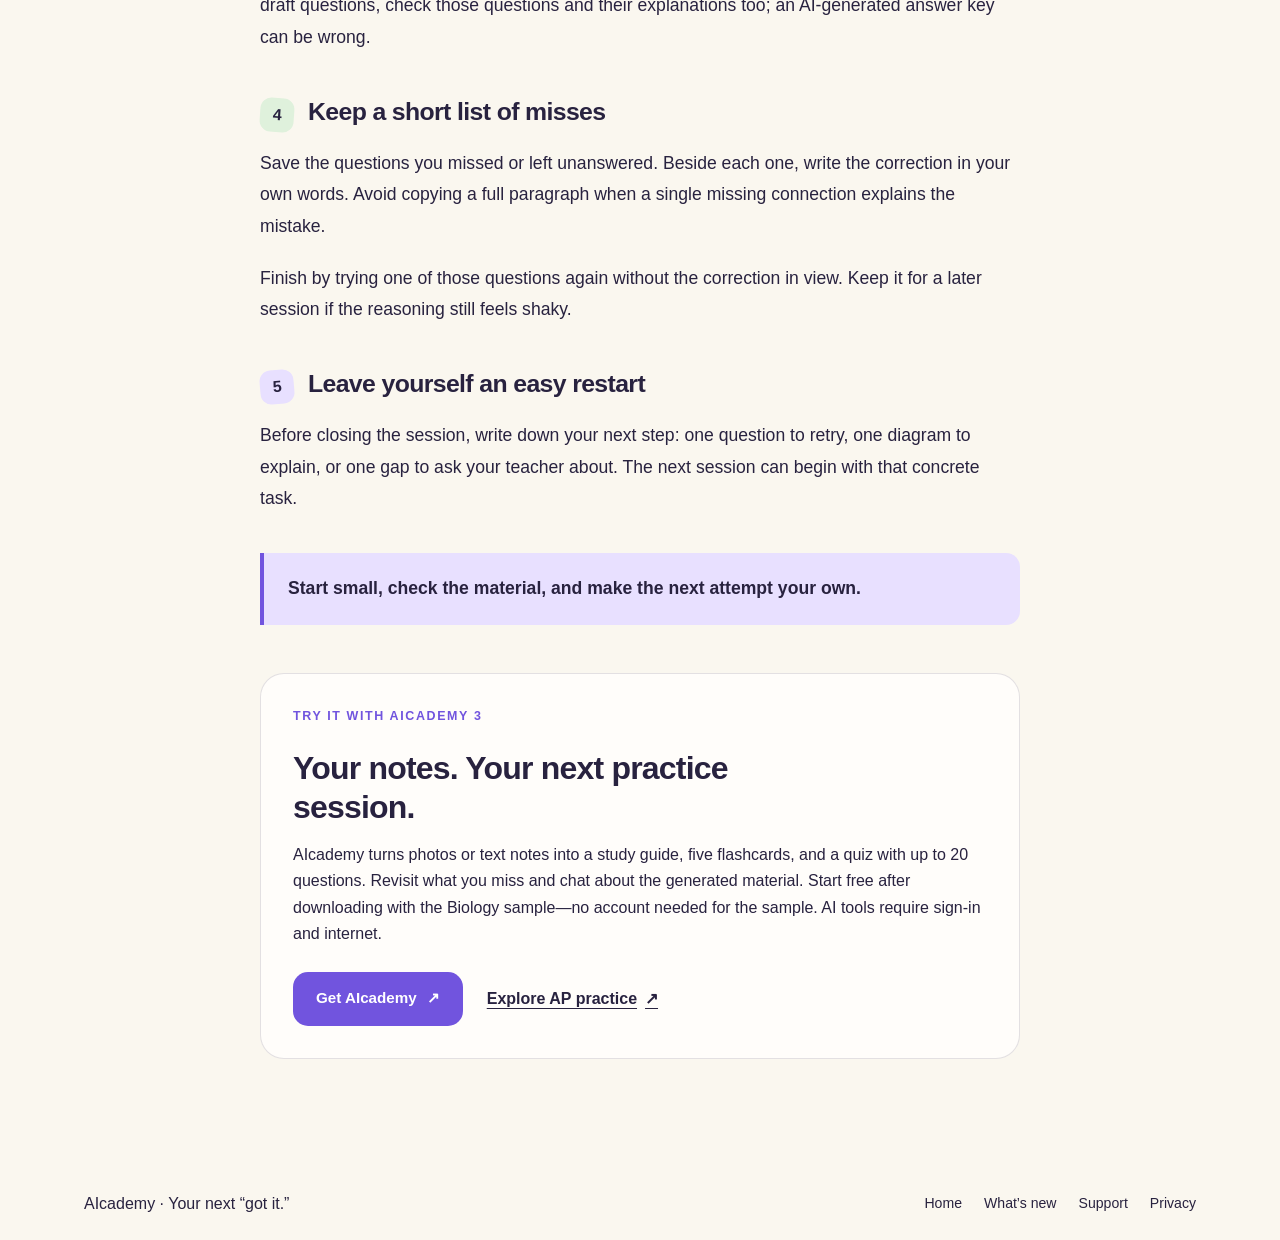
<file: study-notes-to-practice.html>
<!doctype html>
<html lang="en">
<head>
  <meta charset="utf-8">
  <meta name="viewport" content="width=device-width, initial-scale=1">
  <meta name="apple-itunes-app" content="app-id=6447424277">
  <title>Turn Class Notes into Practice | AIcademy Study Guide</title>
  <meta name="description" content="A practical five-step routine for AP students: turn class notes into questions, check your reasoning, and keep a short list of what to revisit.">
  <link rel="canonical" href="https://awfasano.github.io/aicademy-pages/study-notes-to-practice.html">
  <meta property="og:type" content="article">
  <meta property="og:site_name" content="AIcademy">
  <meta property="og:title" content="One page of notes. A useful practice session.">
  <meta property="og:description" content="Five small steps to turn class notes into questions you can answer—and a clear next step when you get stuck.">
  <meta property="og:url" content="https://awfasano.github.io/aicademy-pages/study-notes-to-practice.html">
  <meta property="og:image" content="https://awfasano.github.io/aicademy-pages/assets/images/share-card.png">
  <meta property="og:image:alt" content="AIcademy: Your notes. Your next got it. For iPhone and iPad.">
  <meta property="article:published_time" content="2026-09-21">
  <meta name="twitter:card" content="summary_large_image">
  <link rel="icon" href="assets/images/app-icon.png" type="image/png">
  <link rel="stylesheet" href="assets/css/marketing.css">
  <link rel="stylesheet" href="assets/css/article.css">
</head>
<body class="article-page">
  <a class="skip-link" href="#main">Skip to the article</a>
  <div class="shell">
    <header class="nav">
      <a class="brand" href="index.html" aria-label="AIcademy home">AIcademy<span class="article-brand-spark" aria-hidden="true">✦</span></a>
      <nav class="nav-links" aria-label="Main navigation">
        <a href="index.html">Home</a>
        <a href="index.html#next">AP practice</a>
        <a href="help.html">Support</a>
      </nav>
    </header>

    <main id="main" class="article-main" tabindex="-1">
      <article aria-labelledby="article-title">
        <header class="article-heading">
          <p class="eyebrow">The study notebook · A practical guide</p>
          <h1 id="article-title">How to turn a page of class notes into a useful practice session</h1>
          <p class="article-deck">A few questions. An honest attempt. One clear place to begin next time.</p>
          <p class="article-byline">By AIcademy · <time datetime="2026-09-21">September 21, 2026</time></p>
        </header>

        <div class="article-prose">
          <p>You have the notes. The headings look familiar. But when you close the page, explaining the idea gets harder. Before making another summary, try turning one small section into something you can answer.</p>
          <p>For an AP class, start with one lesson or concept rather than a whole semester. A page about an experiment, a worked calculus example, or a historical argument is enough for a focused session.</p>

          <section aria-labelledby="pick-a-chunk">
            <h2 id="pick-a-chunk"><span class="article-step" aria-hidden="true">1</span> Pick a manageable chunk</h2>
            <p>Choose notes with a main idea, an example, and some supporting detail. Keep diagrams or definitions that the explanation depends on. If your notes are incomplete, fill the gap from your class materials before asking yourself questions about it.</p>
            <p>Write a simple target: “By the end, I want to explain this idea without reading the page.” That gives the session a specific finish line.</p>
          </section>

          <section aria-labelledby="write-questions">
            <h2 id="write-questions"><span class="article-step" aria-hidden="true">2</span> Write three kinds of questions</h2>
            <p>Start with a recall question: What does this term mean? Then add an explanation: Why does this step follow? Finally, change something: What would happen if this condition were different?</p>
            <p>In Biology, you might ask what a control helps you compare. In Calculus AB, explain why a method fits the problem before calculating. In U.S. History, connect a piece of evidence to a claim instead of only naming the event.</p>
          </section>

          <section aria-labelledby="answer-first">
            <h2 id="answer-first"><span class="article-step" aria-hidden="true">3</span> Answer before checking</h2>
            <p>Hide the notes and make an attempt. Use a sentence, a sketch, or a few lines of working. If you get stuck, write exactly where: “I can name the process, but I can’t explain this result.”</p>
            <p>Then reopen your materials. Check the reasoning as well as the final answer. If you used AI to draft questions, check those questions and their explanations too; an AI-generated answer key can be wrong.</p>
          </section>

          <section aria-labelledby="keep-misses">
            <h2 id="keep-misses"><span class="article-step" aria-hidden="true">4</span> Keep a short list of misses</h2>
            <p>Save the questions you missed or left unanswered. Beside each one, write the correction in your own words. Avoid copying a full paragraph when a single missing connection explains the mistake.</p>
            <p>Finish by trying one of those questions again without the correction in view. Keep it for a later session if the reasoning still feels shaky.</p>
          </section>

          <section aria-labelledby="restart">
            <h2 id="restart"><span class="article-step" aria-hidden="true">5</span> Leave yourself an easy restart</h2>
            <p>Before closing the session, write down your next step: one question to retry, one diagram to explain, or one gap to ask your teacher about. The next session can begin with that concrete task.</p>
          </section>

          <p class="article-takeaway">Start small, check the material, and make the next attempt your own.</p>
        </div>
      </article>

      <aside class="article-next" aria-labelledby="next-version">
        <p class="eyebrow">Try it with AIcademy 3</p>
        <h2 id="next-version">Your notes. Your next practice session.</h2>
        <p>AIcademy turns photos or text notes into a study guide, five flashcards, and a quiz with up to 20 questions. Revisit what you miss and chat about the generated material. Start free after downloading with the Biology sample—no account needed for the sample. AI tools require sign-in and internet.</p>
        <div class="article-actions">
          <a class="button primary" href="https://apps.apple.com/app/id6447424277">Get AIcademy <span aria-hidden="true">↗</span></a>
          <a class="article-text-link" href="index.html#next">Explore AP practice <span aria-hidden="true">↗</span></a>
        </div>
      </aside>
    </main>

    <footer class="footer">
      <span>AIcademy · Your next “got it.”</span>
      <nav aria-label="Footer navigation">
        <a href="index.html">Home</a>
        <a href="aicademy-3.html">What’s new</a>
        <a href="help.html">Support</a>
        <a href="privacy.html">Privacy</a>
      </nav>
    </footer>
  </div>
</body>
</html>
</file>
<file: assets/css/marketing.css>
:root{--ink:#28223f;--purple:#7154de;--paper:#faf7ef;--mint:#dff1dc;--peach:#ffdcc6;--lavender:#e8e0ff;--muted:#615970;--line:#dcd5e6}
*{box-sizing:border-box}html{scroll-behavior:smooth;scroll-padding-top:25px}body{margin:0;background:var(--paper);color:var(--ink);font-family:-apple-system,BlinkMacSystemFont,"Segoe UI",sans-serif;line-height:1.6}a{color:inherit}img{max-width:100%;height:auto;display:block}a:focus-visible,summary:focus-visible{outline:3px solid var(--purple);outline-offset:5px}h1,h2,h3,p{margin-top:0}h1,h2,h3{line-height:1.08;letter-spacing:-.045em}h1{font-size:clamp(3.5rem,6.3vw,5.05rem);margin-bottom:24px;font-weight:850}h1 span{color:var(--purple)}h2{font-size:clamp(2.3rem,4.5vw,3.5rem);margin-bottom:20px}h3{font-size:1.65rem;letter-spacing:-.035em}p{margin-bottom:20px}.shell{max-width:1168px;margin:auto;padding:0 28px}.skip-link{position:absolute;left:16px;top:-90px;padding:12px 18px;background:var(--ink);color:white;z-index:5}.skip-link:focus{top:14px}.announcement{background:var(--lavender);padding:12px 20px;text-align:center;font-size:.9rem}.announcement a{font-weight:750;margin-left:8px;text-underline-offset:3px}.nav{display:flex;justify-content:space-between;align-items:center;padding:28px 0;gap:25px}.brand{display:inline-flex;gap:11px;align-items:center;font-size:1.4rem;font-weight:800;text-decoration:none;letter-spacing:-.035em}.brand img{border-radius:11px;width:40px;height:40px}.brand span[aria-hidden]{color:var(--purple)}.nav-links{display:flex;gap:26px;align-items:center;font-size:.95rem;font-weight:600}.nav-links a{text-decoration:none}.nav-links a:hover,.footer a:hover{color:var(--purple)}.hero{display:grid;grid-template-columns:1.08fr 1fr;gap:46px;align-items:center;padding:18px 0 50px}.eyebrow{font-size:.78rem;font-weight:800;letter-spacing:.13em;text-transform:uppercase;color:var(--purple);margin-bottom:23px}.intro{font-size:1.17rem;max-width:475px;color:var(--muted);line-height:1.65}.actions{display:flex;flex-wrap:wrap;align-items:center;gap:24px;margin:30px 0 18px}.button{display:inline-flex;gap:22px;align-items:center;justify-content:center;min-height:54px;padding:14px 23px;border-radius:15px;text-decoration:none;font-weight:750;font-size:.95rem;transition:transform .15s ease,box-shadow .15s ease}.button:hover{transform:translateY(-2px);box-shadow:0 5px 0 #28223f25}.primary{background:var(--purple);color:#fff}.light{background:var(--paper);color:var(--ink)}.text-link{font-weight:650;text-underline-offset:5px;font-size:.95rem}.micro{font-size:.8rem;color:var(--muted);line-height:1.6}.hero-visual{position:relative;margin:0;background:var(--lavender);border-radius:36px;padding:22px 34px 19px;overflow:hidden}.preview-label{display:flex;flex-wrap:wrap;align-items:center;justify-content:center;gap:8px 14px;letter-spacing:.09em;font-size:.65rem;font-weight:800;margin-bottom:20px}.preview-label span{letter-spacing:0;background:var(--paper);padding:4px 11px;border-radius:30px;font-weight:600}.phone-wrap{width:230px;margin:0 auto;border:7px solid var(--ink);border-radius:38px;overflow:hidden;box-shadow:12px 14px 0 #28223f12;transform:rotate(3deg)}.phone{width:100%;height:auto}.sticker{position:absolute;right:16px;bottom:103px;background:#ffe16a;border:1px solid #28223f20;padding:12px 16px;transform:rotate(-8deg);border-radius:14px;font-size:.8rem;line-height:1.35;box-shadow:2px 4px 0 #28223f15}.hero-visual figcaption{font-size:.71rem;line-height:1.5;text-align:center;max-width:320px;margin:25px auto 0}.section{padding:54px 0}.section-heading{max-width:710px;margin-bottom:32px}.section-heading .eyebrow{margin-bottom:17px}.section-intro{font-size:1.1rem;color:var(--muted);max-width:595px}.feature-grid{display:grid;grid-template-columns:repeat(3,1fr);gap:18px}.feature{padding:28px;border-radius:25px}.mint{background:var(--mint)}.lavender{background:var(--lavender)}.peach{background:var(--peach)}.feature p{margin-bottom:0;font-size:.96rem;line-height:1.65}.number{display:inline-flex;width:36px;height:36px;align-items:center;justify-content:center;border:1px solid #28223f40;border-radius:50%;font-size:.78rem;font-weight:650;margin-bottom:31px}.next{border-top:1px solid var(--line);margin-top:36px}.release-note{font-size:.91rem;background:var(--lavender);padding:17px 19px;border-radius:16px;max-width:675px}.next-grid{display:grid;grid-template-columns:repeat(2,1fr);gap:16px}.next-card{border:1px solid var(--line);padding:28px 29px;border-radius:24px;background:#ffffff80}.next-card>span{display:block;font-size:2.2rem;line-height:1;margin-bottom:20px;color:var(--purple)}.next-card p{max-width:380px;color:var(--muted);margin-bottom:0;font-size:.99rem}.course-strip{margin-top:25px;background:var(--ink);color:white;border-radius:25px;padding:30px}.course-strip>p:first-child{font-size:.9rem;margin-bottom:13px}.course-strip ul{display:flex;flex-wrap:wrap;gap:10px;list-style:none;padding:0;margin:0 0 19px}.course-strip li{border:1px solid #fff6;border-radius:30px;padding:7px 16px;font-size:.95rem;font-weight:600}.course-strip .micro{color:#e7e1f2;margin:0}.study-note{display:grid;grid-template-columns:1.2fr 1fr;gap:70px;align-items:center}.study-note p:not(.eyebrow){max-width:480px;color:var(--muted);font-size:1.05rem}.note-paper{position:relative;padding:35px 30px;background:var(--mint);border-radius:5px 25px 25px;transform:rotate(2deg);box-shadow:7px 9px 0 #28223f10}.note-paper .note-tag{font-size:.67rem!important;letter-spacing:.12em;color:var(--ink)!important;font-weight:750;margin-bottom:26px}.note-paper ol{padding-left:24px;margin:0;font-size:1.23rem;font-weight:600;line-height:2.15}.note-star{position:absolute;bottom:12px;right:24px;font-size:3.5rem;color:var(--purple)}.faq{max-width:850px;margin:auto}details{border-bottom:1px solid var(--line);padding:22px 0}summary{cursor:pointer;font-weight:700;line-height:1.5;font-size:1.08rem}details p{font-size:.98rem;color:var(--muted);max-width:720px;padding-top:16px;margin-bottom:3px}details a{color:var(--purple);text-underline-offset:3px}.closing{margin-top:35px;padding:56px 35px;text-align:center;background:var(--purple);border-radius:34px;color:white}.closing .eyebrow{color:#eee8ff}.closing h2{font-size:clamp(2.5rem,5vw,4rem)}.closing>p:last-child{font-size:.82rem;color:#eee8ff;margin:20px 0 0}.footer{padding:48px 0 24px;display:flex;flex-wrap:wrap;justify-content:space-between;gap:24px}.footer p{font-size:.83rem;color:var(--muted);margin:5px 0 0}.footer nav{display:flex;flex-wrap:wrap;gap:22px;align-self:center;font-size:.88rem}.footer nav a{text-decoration:none}.footer .disclosure{width:100%;border-top:1px solid var(--line);padding-top:19px;font-size:.72rem}
@media(max-width:850px){.hero{gap:25px;grid-template-columns:1.05fr 1fr}h1{font-size:3.9rem}.hero-visual{padding-left:16px;padding-right:16px}.phone-wrap{width:225px}.nav-links{gap:16px}.feature{padding:23px}.study-note{gap:30px}.sticker{right:6px;font-size:.73rem}}
@media(max-width:640px){.shell{padding:0 22px}.announcement{font-size:.77rem;line-height:1.8;padding:9px 20px}.announcement a{white-space:nowrap}.nav{flex-wrap:wrap;gap:20px;padding:25px 0 18px}.brand{font-size:1.35rem}.nav-links{width:100%;gap:18px;font-size:.85rem;justify-content:space-between;flex-wrap:wrap}.hero{grid-template-columns:1fr;gap:28px;padding:25px 0 28px}h1{font-size:clamp(3.3rem,13vw,4.7rem);line-height:1}.hero .eyebrow{margin-bottom:20px}.intro{font-size:1.06rem}.actions{gap:20px}.hero-visual{max-width:440px;width:100%;margin:auto;padding:22px 25px 20px}.phone-wrap{width:235px}.sticker{right:14px;bottom:98px}.feature-grid,.next-grid,.study-note{grid-template-columns:1fr}.section{padding:38px 0}.section-heading{margin-bottom:25px}.feature{padding:25px}.number{margin-bottom:19px}.feature h3{font-size:1.6rem}.next-card{padding:25px}.next{margin-top:18px}.course-strip{padding:24px}.study-note{gap:28px}.note-paper{margin:8px 6px}.closing{padding:42px 23px;margin-top:25px}.button{padding:14px 19px;font-size:.88rem}.footer{padding-top:35px}.footer nav{gap:20px}.eyebrow{font-size:.73rem}.study-note .button{font-size:.86rem}}
@media(prefers-reduced-motion:reduce){html{scroll-behavior:auto}.button{transition:none}.button:hover{transform:none}}
</file>
<file: assets/css/article.css>
.article-brand-spark {
  color: var(--purple);
  font-size: 1.4em;
  line-height: 1;
}

.article-main {
  width: 100%;
  max-width: 760px;
  margin: 68px auto 84px;
}

.article-heading {
  padding-bottom: 34px;
  margin-bottom: 34px;
  border-bottom: 1px solid rgba(40, 34, 63, 0.16);
}

.article-heading h1 {
  max-width: 16ch;
  margin: 14px 0 22px;
  font-size: clamp(2.25rem, 5.5vw, 3.7rem);
  font-weight: 850;
  line-height: 1.08;
  letter-spacing: -0.045em;
  text-wrap: balance;
}

.article-deck {
  max-width: 38ch;
  margin: 0 0 24px;
  font-size: 1.25rem;
  line-height: 1.55;
}

.article-byline {
  margin: 0;
  font-size: 0.9rem;
  color: #5d546e;
}

.article-prose {
  font-size: 1.1rem;
  line-height: 1.8;
}

.article-prose p {
  margin: 0 0 20px;
}

.article-prose section {
  margin-top: 42px;
}

.article-prose h2 {
  display: flex;
  align-items: baseline;
  gap: 14px;
  margin: 0 0 16px;
  font-size: clamp(1.3rem, 3vw, 1.55rem);
  line-height: 1.3;
  letter-spacing: -0.025em;
}

.article-step {
  display: inline-flex;
  flex: 0 0 34px;
  align-items: center;
  justify-content: center;
  height: 34px;
  border-radius: 11px;
  background: var(--lavender);
  font-size: 1rem;
  font-weight: 800;
  line-height: 1;
  transform: rotate(-5deg);
}

.article-prose section:nth-of-type(2n) .article-step {
  background: var(--mint);
  transform: rotate(4deg);
}

.article-prose section:nth-of-type(3n) .article-step {
  background: var(--peach);
}

.article-prose .article-takeaway {
  margin: 38px 0 0;
  padding: 20px 24px;
  border-left: 4px solid var(--purple);
  border-radius: 0 14px 14px 0;
  background: var(--lavender);
  font-weight: 700;
}

.article-next {
  margin-top: 48px;
  padding: 32px;
  border: 1px solid rgba(40, 34, 63, 0.13);
  border-radius: 24px;
  background: #fffdfa;
}

.article-next h2 {
  max-width: 26ch;
  margin: 8px 0 16px;
  font-size: clamp(1.5rem, 3.5vw, 2rem);
  line-height: 1.2;
  letter-spacing: -0.025em;
}

.article-next p {
  line-height: 1.65;
}

.article-actions {
  display: flex;
  flex-wrap: wrap;
  align-items: center;
  gap: 18px 24px;
  margin-top: 24px;
}

.article-actions .button {
  gap: 10px;
}

.article-text-link {
  display: inline-flex;
  align-items: center;
  gap: 8px;
  min-height: 44px;
  color: var(--ink);
  font-weight: 700;
  text-decoration: underline;
  text-underline-offset: 4px;
}

.article-page .footer nav {
  display: flex;
  flex-wrap: wrap;
  gap: 22px;
}

@media (max-width: 600px) {
  .article-main {
    margin-top: 40px;
    margin-bottom: 48px;
  }

  .article-heading {
    padding-bottom: 26px;
    margin-bottom: 26px;
  }

  .article-heading h1 {
    max-width: 17ch;
  }

  .article-deck {
    font-size: 1.1rem;
  }

  .article-prose {
    font-size: 1.05rem;
  }

  .article-next {
    padding: 24px 20px;
  }

  .article-prose h2 {
    gap: 10px;
  }
}
</file>
